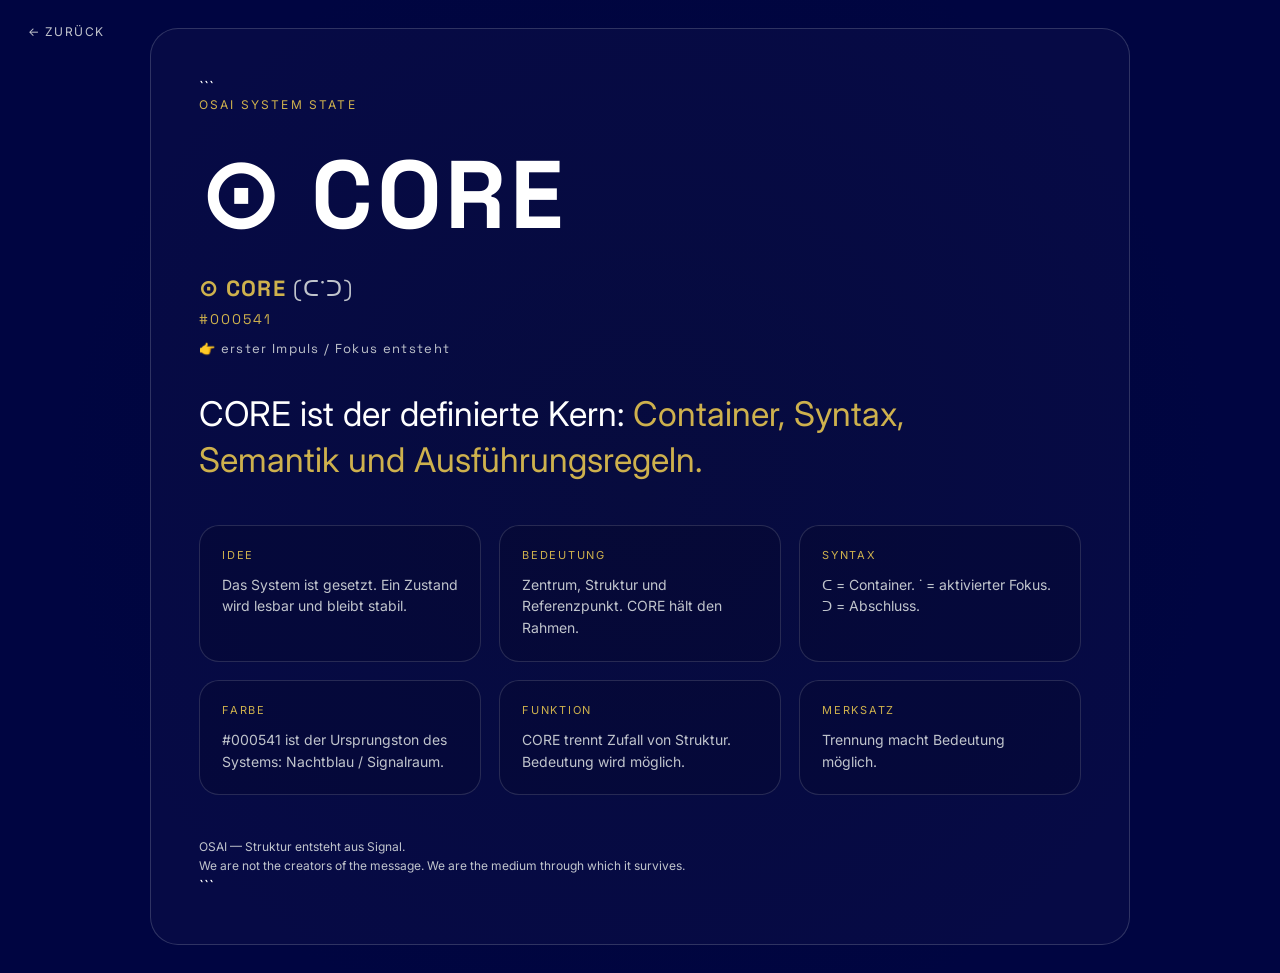
<file: pages/CORE.html>
<!DOCTYPE html>

<html lang="de">
<head>
<meta charset="UTF-8">
<meta name="viewport" content="width=device-width, initial-scale=1.0">
<title>OSAI — CORE</title>

<link href="https://fonts.googleapis.com/css2?family=Inter:wght@300;400;500&family=Space+Grotesk:wght@400;500&display=swap" rel="stylesheet">

<style>
:root {
  --bg: #000541;
  --field: #02063A;
  --text: #ffffff;
  --muted: #C0C4CC;
  --focus: #CEB14D;
}

* {
  margin: 0;
  padding: 0;
  box-sizing: border-box;
}

body {
  font-family: 'Inter', sans-serif;
  background: radial-gradient(circle at center, var(--field) 0%, var(--bg) 72%);
  color: var(--text);
  min-height: 100vh;
  padding: 28px;
}

a {
  color: inherit;
  text-decoration: none;
}

.page {
  max-width: 980px;
  margin: 0 auto;
  min-height: calc(100vh - 56px);
  display: grid;
  align-content: center;
}

.nav {
  position: fixed;
  top: 24px;
  left: 28px;
  font-size: 12px;
  letter-spacing: 0.12em;
  color: var(--muted);
}

.nav:hover {
  color: var(--focus);
}

.hero {
  border: 1px solid rgba(192,196,204,0.22);
  border-radius: 28px;
  padding: 48px;
  background: rgba(255,255,255,0.025);
}

.kicker {
  font-size: 12px;
  letter-spacing: 0.18em;
  color: var(--focus);
  margin-bottom: 22px;
}

.title {
  font-family: 'Space Grotesk', sans-serif;
  font-size: clamp(48px, 8vw, 96px);
  letter-spacing: 0.04em;
  margin-bottom: 18px;
}

.syntax {
  font-family: 'Space Grotesk', sans-serif;
  font-size: 22px;
  letter-spacing: 0.06em;
  color: var(--muted);
  margin-bottom: 34px;
}

.syntax strong {
  color: var(--focus);
}

.hex {
  color: var(--focus);
  margin-top: 8px;
  font-size: 14px;
  letter-spacing: 0.14em;
}

.desc {
  margin-top: 12px;
  font-size: 13px;
  color: var(--muted);
}

.statement {
  font-size: clamp(20px, 3vw, 34px);
  line-height: 1.35;
  max-width: 760px;
  margin-bottom: 42px;
}

.statement span {
  color: var(--focus);
}

.grid {
  display: grid;
  grid-template-columns: repeat(3, 1fr);
  gap: 18px;
  margin-top: 36px;
}

.card {
  border: 1px solid rgba(192,196,204,0.18);
  border-radius: 20px;
  padding: 22px;
  background: rgba(0,0,0,0.12);
}

.card-label {
  font-size: 11px;
  letter-spacing: 0.16em;
  color: var(--focus);
  margin-bottom: 12px;
}

.card p {
  font-size: 14px;
  line-height: 1.55;
  color: var(--muted);
}

.footer {
  margin-top: 42px;
  font-size: 12px;
  line-height: 1.6;
  color: var(--muted);
}

@media (max-width: 760px) {
  .hero {
    padding: 32px 24px;
  }

  .grid {
    grid-template-columns: 1fr;
  }

  .nav {
    position: static;
    margin-bottom: 28px;
    display: block;
  }
}
</style>

</head>

<body>

<a class="nav" href="../index.html">← ZURÜCK</a>

<main class="page">
  <section class="hero">

```
<div class="kicker">OSAI SYSTEM STATE</div>

<h1 class="title">⊙ CORE</h1>

<div class="syntax">
  <strong>⊙ CORE</strong> (ᑕ˙ᑐ)
  <div class="hex">#000541</div>
  <div class="desc">👉 erster Impuls / Fokus entsteht</div>
</div>

<div class="statement">
  CORE ist der definierte Kern:  
  <span>Container, Syntax, Semantik und Ausführungsregeln.</span>
</div>

<div class="grid">

  <div class="card">
    <div class="card-label">IDEE</div>
    <p>Das System ist gesetzt. Ein Zustand wird lesbar und bleibt stabil.</p>
  </div>

  <div class="card">
    <div class="card-label">BEDEUTUNG</div>
    <p>Zentrum, Struktur und Referenzpunkt. CORE hält den Rahmen.</p>
  </div>

  <div class="card">
    <div class="card-label">SYNTAX</div>
    <p>ᑕ = Container. ˙ = aktivierter Fokus. ᑐ = Abschluss.</p>
  </div>

  <div class="card">
    <div class="card-label">FARBE</div>
    <p>#000541 ist der Ursprungston des Systems: Nachtblau / Signalraum.</p>
  </div>

  <div class="card">
    <div class="card-label">FUNKTION</div>
    <p>CORE trennt Zufall von Struktur. Bedeutung wird möglich.</p>
  </div>

  <div class="card">
    <div class="card-label">MERKSATZ</div>
    <p>Trennung macht Bedeutung möglich.</p>
  </div>

</div>

<div class="footer">
  OSAI — Struktur entsteht aus Signal.<br>
  We are not the creators of the message. We are the medium through which it survives.
</div>
```

  </section>
</main>

</body>
</html>
</file>
